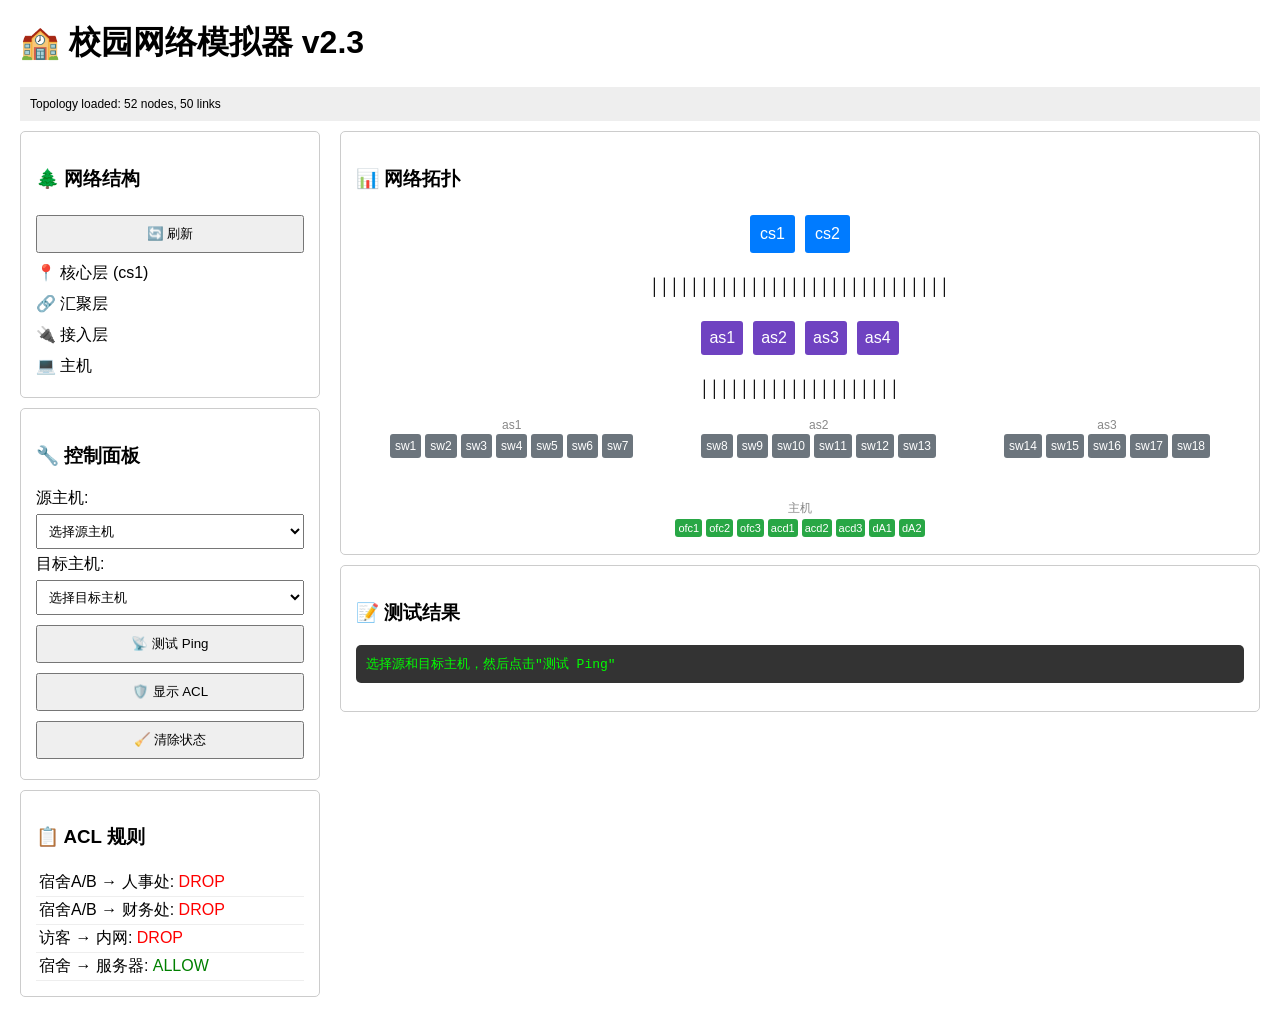
<file: frontend/index_simple.html>
<!DOCTYPE html>
<html lang="zh-CN">
<head>
    <meta charset="UTF-8">
    <meta name="viewport" content="width=device-width, initial-scale=1.0">
    <title>校园网络模拟器</title>
    <style>
        body { font-family: Arial, sans-serif; margin: 20px; }
        .container { display: flex; gap: 20px; }
        .left-panel { width: 300px; }
        .right-panel { flex: 1; }
        .card { border: 1px solid #ccc; padding: 15px; margin-bottom: 10px; border-radius: 5px; }
        .tree-node { padding: 5px 0; cursor: pointer; }
        .tree-node:hover { background: #f0f0f0; }
        .tree-children { margin-left: 20px; display: none; }
        .tree-node.expanded + .tree-children { display: block; }
        select, button { padding: 8px; margin: 5px 0; width: 100%; }
        button { cursor: pointer; }
        pre { background: #333; color: #0f0; padding: 10px; border-radius: 5px; }
        #debug { background: #eee; padding: 10px; margin-bottom: 10px; font-size: 12px; }
        .node { padding: 5px; margin: 2px; border-radius: 3px; display: inline-block; }
        .core { background: #007bff; color: white; }
        .agg { background: #6f42c1; color: white; }
        .access { background: #6c757d; color: white; }
        .host { background: #28a745; color: white; }
        .server { background: #fd7e14; color: white; }
        .secure { border: 2px solid red; }
    </style>
</head>
<body>
    <h1>🏫 校园网络模拟器 v2.3</h1>

    <div id="debug">调试信息加载中...</div>

    <div class="container">
        <div class="left-panel">
            <div class="card">
                <h3>🌲 网络结构</h3>
                <button onclick="location.reload()">🔄 刷新</button>
                <div id="treeView"></div>
            </div>

            <div class="card">
                <h3>🔧 控制面板</h3>
                <label>源主机:</label>
                <select id="pingSrc"><option value="">选择源主机</option></select>
                <label>目标主机:</label>
                <select id="pingDst"><option value="">选择目标主机</option></select>
                <button onclick="testPing()">📡 测试 Ping</button>
                <button onclick="showACL()">🛡️ 显示 ACL</button>
                <button onclick="clearStatus()">🧹 清除状态</button>
            </div>

            <div class="card">
                <h3>📋 ACL 规则</h3>
                <div id="aclRules"></div>
            </div>
        </div>

        <div class="right-panel">
            <div class="card">
                <h3>📊 网络拓扑</h3>
                <div id="topologyContainer"></div>
            </div>

            <div class="card">
                <h3>📝 测试结果</h3>
                <pre id="testResults">选择源和目标主机，然后点击"测试 Ping"</pre>
            </div>
        </div>
    </div>

    <!-- Scripts -->
    <script src="js/topology_data.js"></script>
    <script src="js/api.js"></script>
    <script>
        // 显示调试信息
        function showDebug(msg) {
            console.log(msg);
            document.getElementById('debug').textContent = msg;
        }

        showDebug('Scripts loaded. D3: ' + (typeof d3 !== 'undefined' ? 'OK' : 'NOT LOADED'));

        // 初始化
        async function init() {
            try {
                showDebug('Loading topology...');
                const data = await api.getTopology();
                showDebug('Topology loaded: ' + data.nodes.length + ' nodes, ' + data.links.length + ' links');

                // 渲染树状视图
                renderTreeView(data);

                // 渲染拓扑
                renderTopology(data);

                // 填充主机下拉框
                populateHostSelect(data);

                // 加载 ACL 规则
                loadACL();

            } catch (e) {
                showDebug('ERROR: ' + e.message);
                console.error(e);
            }
        }

        // 渲染树状视图
        function renderTreeView(data) {
            const container = document.getElementById('treeView');
            let html = '';

            // 核心层
            html += '<div class="tree-node expanded" onclick="this.classList.toggle(\'expanded\')">📍 核心层 (cs1)</div>';

            // 汇聚层
            html += '<div class="tree-node expanded" onclick="this.classList.toggle(\'expanded\')">🔗 汇聚层';
            html += '<div class="tree-children">';
            data.nodes.filter(n => n.type === 'switch' && n.subtype === 'agg').forEach(n => {
                html += '<div class="tree-node"> ' + n.id + ' (' + n.vlans.length + ' VLANs)</div>';
            });
            html += '</div></div>';

            // 接入层
            html += '<div class="tree-node expanded" onclick="this.classList.toggle(\'expanded\')">🔌 接入层';
            html += '<div class="tree-children">';
            data.nodes.filter(n => n.type === 'switch' && n.subtype === 'access').forEach(n => {
                html += '<div class="tree-node"> ' + n.id + ' (VLAN ' + (n.vlans ? n.vlans[0] : '') + ')</div>';
            });
            html += '</div></div>';

            // 主机层
            html += '<div class="tree-node expanded" onclick="this.classList.toggle(\'expanded\')">💻 主机';
            html += '<div class="tree-children">';
            data.nodes.filter(n => n.type === 'host' || n.type === 'server').forEach(n => {
                const cls = n.type === 'server' ? 'server' : 'host';
                html += '<div class="tree-node"> <span class="node ' + cls + '">' + n.id + '</span> ' + n.ip + '</div>';
            });
            html += '</div></div>';

            container.innerHTML = html;
        }

        // 渲染拓扑 (简化版)
        function renderTopology(data) {
            const container = document.getElementById('topologyContainer');

            // 按层分组
            const core = data.nodes.filter(n => n.type === 'switch' && n.subtype === 'core');
            const agg = data.nodes.filter(n => n.type === 'switch' && n.subtype === 'agg');
            const access = data.nodes.filter(n => n.type === 'switch' && n.subtype === 'access');
            const hosts = data.nodes.filter(n => n.type === 'host' || n.type === 'server');

            let html = '<div style="display: flex; flex-direction: column; gap: 20px;">';

            // 核心层
            html += '<div style="text-align: center;">';
            core.forEach(n => {
                html += '<span class="node core" style="padding:10px;margin:5px;">' + n.id + '</span>';
            });
            html += '</div>';

            // 连接线
            html += '<div style="text-align: center;">' + '│'.repeat(30) + '</div>';

            // 汇聚层
            html += '<div style="text-align: center;">';
            agg.forEach(n => {
                html += '<span class="node agg" style="padding:8px;margin:5px;">' + n.id + '</span>';
            });
            html += '</div>';

            // 连接线
            html += '<div style="text-align: center;">' + '│'.repeat(20) + '</div>';

            // 接入层 (分三组)
            const accessByAgg = {
                'as1': access.filter((_, i) => i < 7),
                'as2': access.filter((_, i) => i >= 7 && i < 13),
                'as3': access.filter((_, i) => i >= 13)
            };

            html += '<div style="display: flex; justify-content: space-around;">';
            for (const [aggId, accs] of Object.entries(accessByAgg)) {
                html += '<div style="text-align: center;">';
                html += '<div style="font-size:12px;color:#888;">' + aggId + '</div>';
                accs.forEach(n => {
                    html += '<span class="node access" style="padding:5px;margin:2px;font-size:12px;">' + n.id + '</span>';
                });
                html += '</div>';
            }
            html += '</div>';

            // 主机
            html += '<div style="text-align: center; margin-top: 20px;">';
            html += '<div style="font-size:12px;color:#888;">主机</div>';
            hosts.slice(0, 8).forEach(n => {
                const cls = n.type === 'server' ? 'server' : 'host';
                html += '<span class="node ' + cls + '" style="padding:3px;margin:2px;font-size:11px;">' + n.id + '</span>';
            });
            html += '</div>';

            html += '</div>';
            container.innerHTML = html;
        }

        // 填充主机下拉框
        function populateHostSelect(data) {
            const hosts = data.nodes.filter(n => n.type === 'host' || n.type === 'server');
            const srcSelect = document.getElementById('pingSrc');
            const dstSelect = document.getElementById('pingDst');

            hosts.forEach(h => {
                srcSelect.innerHTML += '<option value="' + h.id + '">' + h.id + ' (' + h.ip + ')</option>';
                dstSelect.innerHTML += '<option value="' + h.id + '">' + h.id + ' (' + h.ip + ')</option>';
            });
        }

        // 测试 Ping
        function testPing() {
            const src = document.getElementById('pingSrc').value;
            const dst = document.getElementById('pingDst').value;
            const results = document.getElementById('testResults');

            if (!src || !dst) {
                results.textContent = '请先选择源和目标主机！';
                return;
            }

            results.textContent = '正在测试: ' + src + ' -> ' + dst + '...\n';

            api.ping(src, dst).then(result => {
                if (result.success) {
                    results.textContent = '✓ ' + src + ' -> ' + dst + ': 成功\n' +
                        'RTT: ' + (result.rtt ? result.rtt.avg : '?') + ' ms\n\n' +
                        result.output;
                } else {
                    results.textContent = '✗ ' + src + ' -> ' + dst + ': 失败\n' +
                        '原因: ' + (result.error || '超时') + '\n\n' +
                        result.output;
                }
            });
        }

        // 显示 ACL
        function showACL() {
            document.getElementById('testResults').textContent =
                'ACL 规则:\n' +
                '1. 宿舍 (10,11) -> 人事处 (50): DROP\n' +
                '2. 宿舍 (10,11) -> 财务处 (60): DROP\n' +
                '3. 访客 (90) -> 内网: DROP\n' +
                '4. 宿舍 (10,11) -> 服务器 (100): ALLOW';
        }

        // 清除状态
        function clearStatus() {
            document.getElementById('testResults').textContent = '状态已清除';
        }

        // 加载 ACL 规则列表
        function loadACL() {
            const container = document.getElementById('aclRules');
            const rules = [
                { src: '宿舍A/B', dst: '人事处', action: 'DROP' },
                { src: '宿舍A/B', dst: '财务处', action: 'DROP' },
                { src: '访客', dst: '内网', action: 'DROP' },
                { src: '宿舍', dst: '服务器', action: 'ALLOW' },
            ];

            rules.forEach(r => {
                container.innerHTML += '<div style="padding:3px;border-bottom:1px solid #eee;">' +
                    r.src + ' → ' + r.dst + ': <span style="color:' +
                    (r.action === 'DROP' ? 'red' : 'green') + ';">' + r.action + '</span></div>';
            });
        }

        // 启动
        init();
    </script>
</body>
</html>
</file>
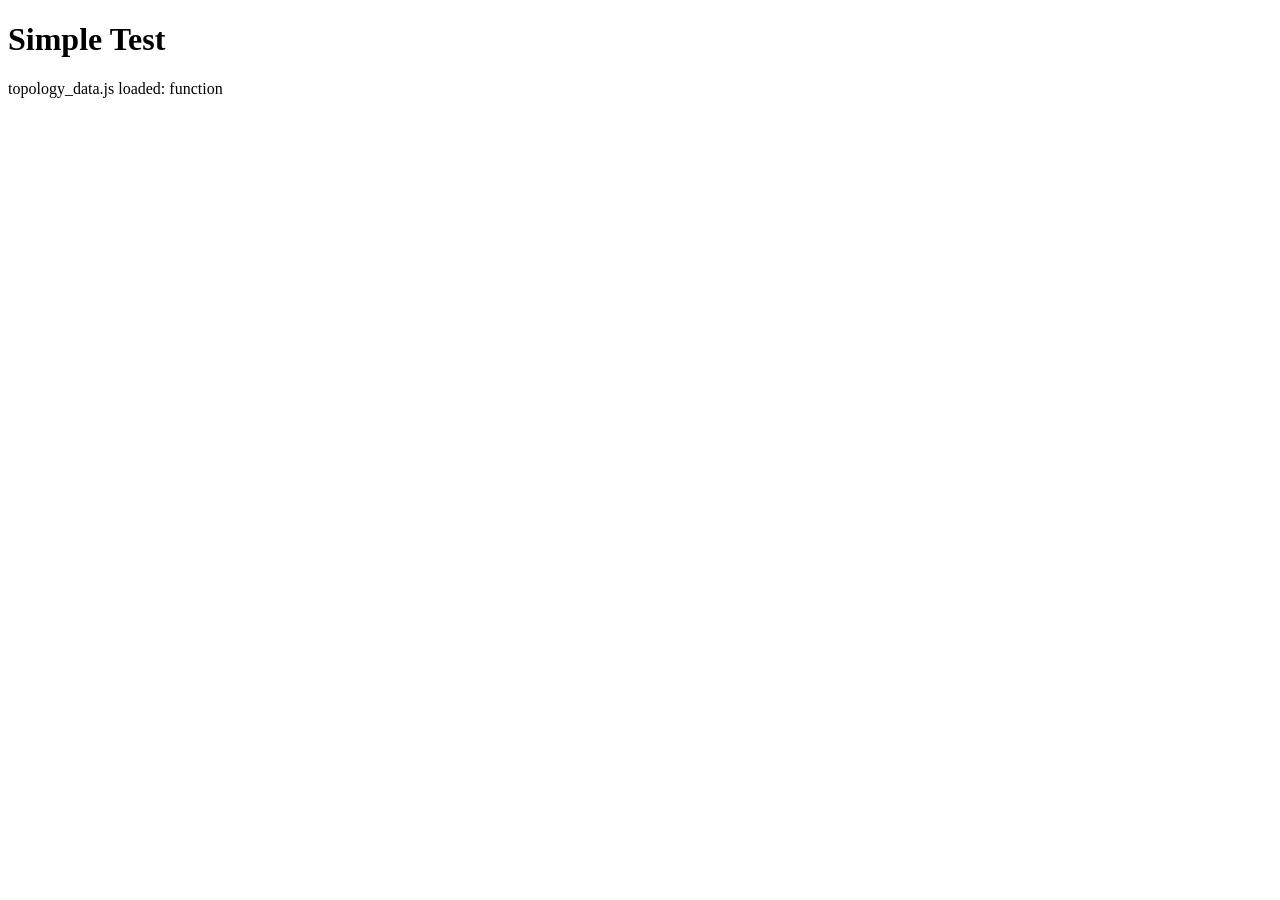
<file: frontend/test.html>
<!DOCTYPE html>
<html>
<head>
    <meta charset="UTF-8">
    <title>Simple Test</title>
</head>
<body>
    <h1>Simple Test</h1>
    <div id="output">Loading...</div>

    <script>
        document.getElementById('output').textContent = 'Script executed!';
        console.log('Script tag working');
    </script>

    <script src="js/topology_data.js"></script>
    <script>
        document.getElementById('output').textContent = 'topology_data.js loaded: ' + (typeof generateTopology);
        console.log('topology_data.js loaded, generateTopology:', typeof generateTopology);
    </script>
</body>
</html>
</file>
